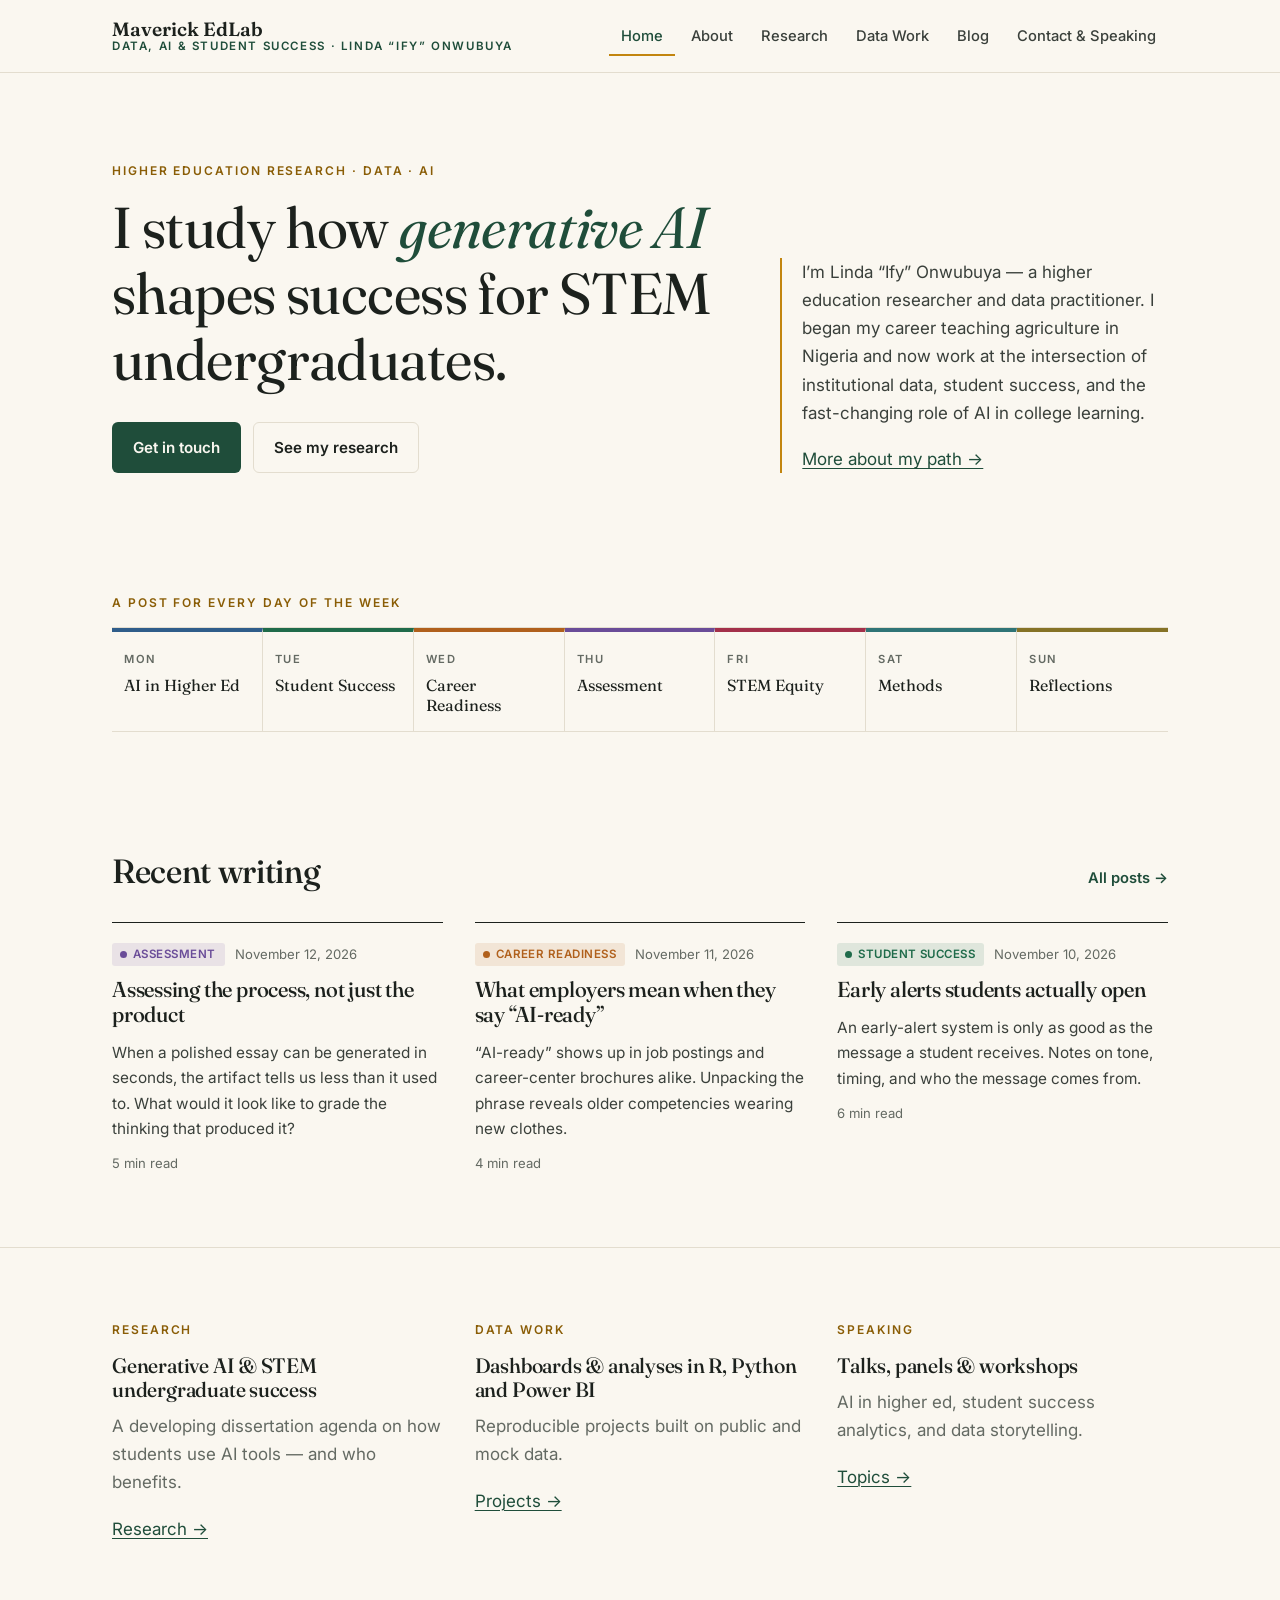
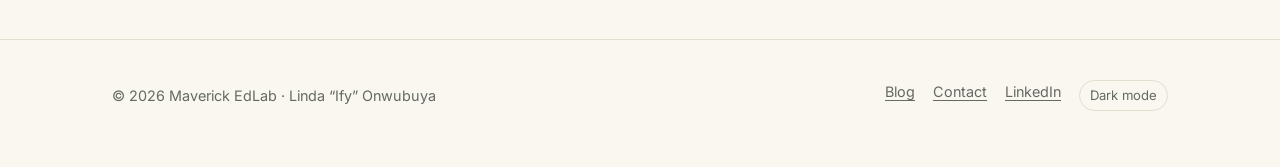
<file: index.html>
<!doctype html>
<html lang="en">
<head>
<meta charset="utf-8">
<meta name="viewport" content="width=device-width, initial-scale=1">
<title>Maverick EdLab · Linda “Ify” Onwubuya — Data, AI &amp; Student Success</title>
<meta name="description" content="Higher education researcher studying how generative AI shapes success for STEM undergraduates.">
<link rel="preconnect" href="https://fonts.googleapis.com">
<link rel="preconnect" href="https://fonts.gstatic.com" crossorigin>
<link href="https://fonts.googleapis.com/css2?family=Fraunces:ital,opsz,wght@0,9..144,400;0,9..144,500;0,9..144,600;1,9..144,400&family=Inter:wght@400;500;600&display=swap" rel="stylesheet">
<link rel="stylesheet" href="assets/css/style.css">
<link rel="icon" href="assets/img/favicon.svg" type="image/svg+xml">
</head>
<body>
<a class="skip" href="#main">Skip to content</a>
<header class="site-header">
  <div class="wrap">
    <a class="brand" href="index.html">
      <span class="brand-name">Maverick EdLab</span>
      <span class="brand-tag">Data, AI &amp; Student Success <span class="brand-by">· Linda “Ify” Onwubuya</span></span>
    </a>
    <button class="nav-toggle" aria-expanded="false" aria-controls="site-nav">Menu</button>
    <nav class="nav" id="site-nav" aria-label="Main">
      <a href="index.html" aria-current="page">Home</a>
      <a href="about.html">About</a>
      <a href="research.html">Research</a>
      <a href="data.html">Data Work</a>
      <a href="blog.html">Blog</a>
      <a href="contact.html">Contact & Speaking</a>
    </nav>
  </div>
</header>
<main id="main">

<section class="hero">
  <div class="wrap hero-grid">
    <div>
      <p class="eyebrow">Higher education research · Data · AI</p>
      <h1>I study how <em>generative AI</em> shapes success for STEM undergraduates.</h1>
      <div class="btn-row">
        <a class="btn btn-primary" href="contact.html">Get in touch</a>
        <a class="btn btn-ghost" href="research.html">See my research</a>
      </div>
    </div>
    <aside class="hero-aside">
      <p>I’m Linda “Ify” Onwubuya — a higher education researcher and data practitioner. I began my career teaching agriculture in Nigeria and now work at the intersection of institutional data, student success, and the fast-changing role of AI in college learning.</p>
      <p><a href="about.html">More about my path →</a></p>
    </aside>
  </div>
</section>

<section class="section-tight">
  <div class="wrap">
    <p class="eyebrow">A post for every day of the week</p>
    <nav class="rhythm" aria-label="Blog themes by weekday">
  <a href="blog.html?theme=ai" data-theme="ai"><span class="day">Mon</span><span class="theme">AI in Higher Ed</span></a>
  <a href="blog.html?theme=success" data-theme="success"><span class="day">Tue</span><span class="theme">Student Success</span></a>
  <a href="blog.html?theme=career" data-theme="career"><span class="day">Wed</span><span class="theme">Career Readiness</span></a>
  <a href="blog.html?theme=assessment" data-theme="assessment"><span class="day">Thu</span><span class="theme">Assessment</span></a>
  <a href="blog.html?theme=equity" data-theme="equity"><span class="day">Fri</span><span class="theme">STEM Equity</span></a>
  <a href="blog.html?theme=methods" data-theme="methods"><span class="day">Sat</span><span class="theme">Methods</span></a>
  <a href="blog.html?theme=reflections" data-theme="reflections"><span class="day">Sun</span><span class="theme">Reflections</span></a>
</nav>
  </div>
</section>

<section class="section">
  <div class="wrap">
    <div class="section-head">
      <h2>Recent writing</h2>
      <a href="blog.html">All posts →</a>
    </div>
    <div class="cards cards-3" id="featured-posts">
      <noscript><p>Read the latest posts on the <a href="blog.html">blog</a>.</p></noscript>
    </div>
  </div>
</section>

<section class="section">
  <div class="wrap cards cards-3">
    <div>
      <p class="eyebrow">Research</p>
      <h3>Generative AI &amp; STEM undergraduate success</h3>
      <p class="muted">A developing dissertation agenda on how students use AI tools — and who benefits.</p>
      <a href="research.html">Research →</a>
    </div>
    <div>
      <p class="eyebrow">Data work</p>
      <h3>Dashboards &amp; analyses in R, Python and Power BI</h3>
      <p class="muted">Reproducible projects built on public and mock data.</p>
      <a href="data.html">Projects →</a>
    </div>
    <div>
      <p class="eyebrow">Speaking</p>
      <h3>Talks, panels &amp; workshops</h3>
      <p class="muted">AI in higher ed, student success analytics, and data storytelling.</p>
      <a href="contact.html">Topics →</a>
    </div>
  </div>
</section>
</main>
<footer class="site-footer">
  <div class="wrap">
    <span>© <span id="year">2026</span> Maverick EdLab · Linda “Ify” Onwubuya</span>
    <div class="foot-links">
      <a href="blog.html">Blog</a>
      <a href="contact.html">Contact</a>
      <a href="https://www.linkedin.com/in/your-profile" rel="noopener">LinkedIn</a>
      <button class="theme-btn" type="button">Dark mode</button>
    </div>
  </div>
</footer>
<script src="assets/js/posts.js"></script>
<script src="assets/js/main.js"></script>
</body>
</html>
</file>
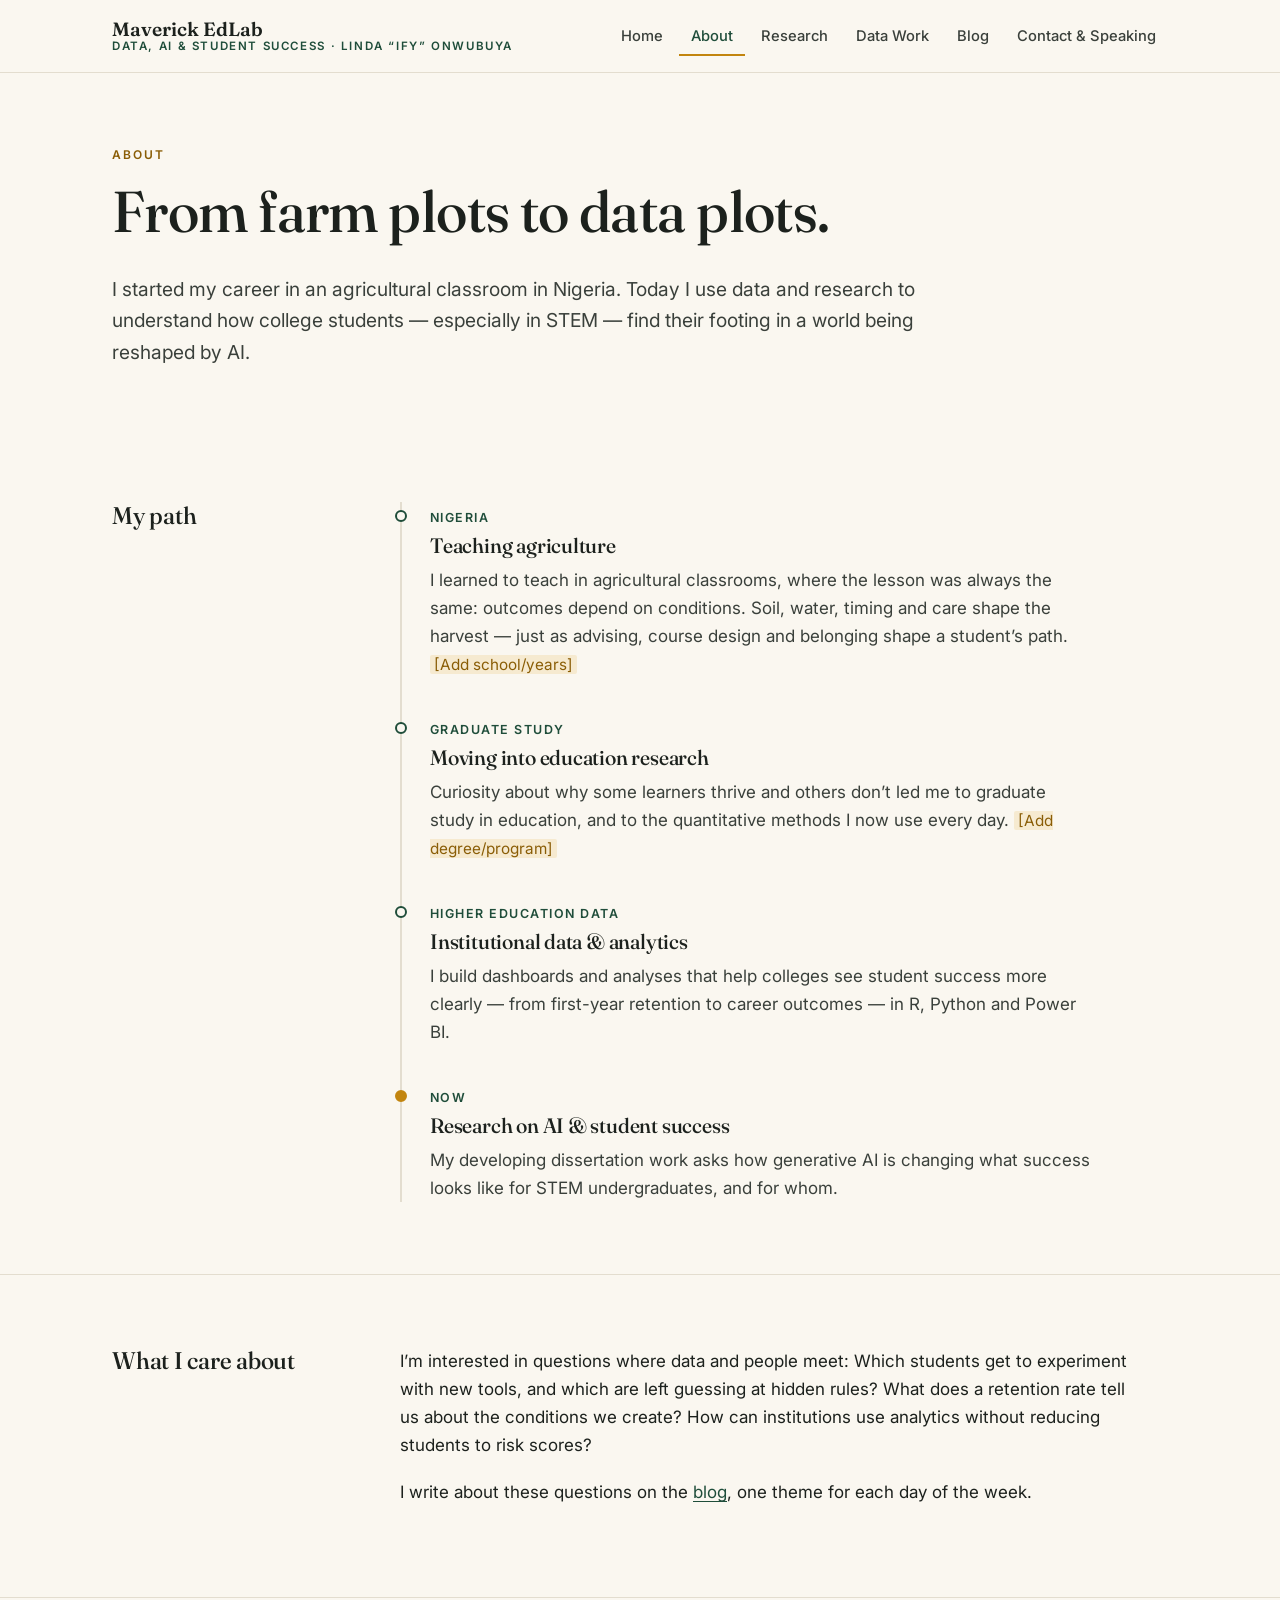
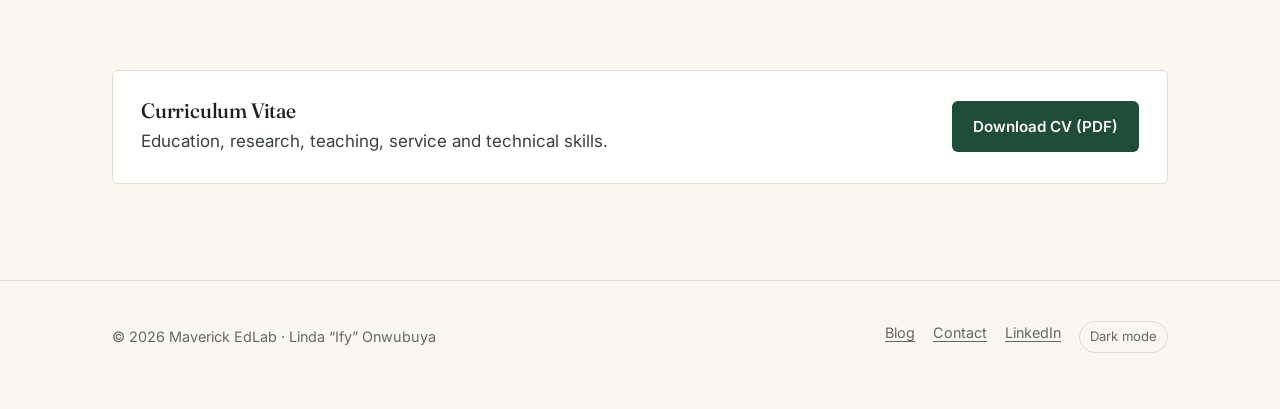
<file: about.html>
<!doctype html>
<html lang="en">
<head>
<meta charset="utf-8">
<meta name="viewport" content="width=device-width, initial-scale=1">
<title>About · Maverick EdLab</title>
<meta name="description" content="From teaching agriculture in Nigeria to higher education data and research.">
<link rel="preconnect" href="https://fonts.googleapis.com">
<link rel="preconnect" href="https://fonts.gstatic.com" crossorigin>
<link href="https://fonts.googleapis.com/css2?family=Fraunces:ital,opsz,wght@0,9..144,400;0,9..144,500;0,9..144,600;1,9..144,400&family=Inter:wght@400;500;600&display=swap" rel="stylesheet">
<link rel="stylesheet" href="assets/css/style.css">
<link rel="icon" href="assets/img/favicon.svg" type="image/svg+xml">
</head>
<body>
<a class="skip" href="#main">Skip to content</a>
<header class="site-header">
  <div class="wrap">
    <a class="brand" href="index.html">
      <span class="brand-name">Maverick EdLab</span>
      <span class="brand-tag">Data, AI &amp; Student Success <span class="brand-by">· Linda “Ify” Onwubuya</span></span>
    </a>
    <button class="nav-toggle" aria-expanded="false" aria-controls="site-nav">Menu</button>
    <nav class="nav" id="site-nav" aria-label="Main">
      <a href="index.html">Home</a>
      <a href="about.html" aria-current="page">About</a>
      <a href="research.html">Research</a>
      <a href="data.html">Data Work</a>
      <a href="blog.html">Blog</a>
      <a href="contact.html">Contact & Speaking</a>
    </nav>
  </div>
</header>
<main id="main">

<section class="page-head">
  <div class="wrap">
    <p class="eyebrow">About</p>
    <h1>From farm plots to data plots.</h1>
    <p class="lede">I started my career in an agricultural classroom in Nigeria. Today I use data and research to understand how college students — especially in STEM — find their footing in a world being reshaped by AI.</p>
  </div>
</section>

<section class="section">
  <div class="wrap split">
    <div><h2>My path</h2></div>
    <div>
      <ol class="timeline">
        <li>
          <span class="place">Nigeria</span>
          <h3>Teaching agriculture</h3>
          <p>I learned to teach in agricultural classrooms, where the lesson was always the same: outcomes depend on conditions. Soil, water, timing and care shape the harvest — just as advising, course design and belonging shape a student’s path. <span class="placeholder">[Add school/years]</span></p>
        </li>
        <li>
          <span class="place">Graduate study</span>
          <h3>Moving into education research</h3>
          <p>Curiosity about why some learners thrive and others don’t led me to graduate study in education, and to the quantitative methods I now use every day. <span class="placeholder">[Add degree/program]</span></p>
        </li>
        <li>
          <span class="place">Higher education data</span>
          <h3>Institutional data &amp; analytics</h3>
          <p>I build dashboards and analyses that help colleges see student success more clearly — from first-year retention to career outcomes — in R, Python and Power BI.</p>
        </li>
        <li>
          <span class="place">Now</span>
          <h3>Research on AI &amp; student success</h3>
          <p>My developing dissertation work asks how generative AI is changing what success looks like for STEM undergraduates, and for whom.</p>
        </li>
      </ol>
    </div>
  </div>
</section>

<section class="section">
  <div class="wrap split">
    <div><h2>What I care about</h2></div>
    <div class="prose">
      <p>I’m interested in questions where data and people meet: Which students get to experiment with new tools, and which are left guessing at hidden rules? What does a retention rate tell us about the conditions we create? How can institutions use analytics without reducing students to risk scores?</p>
      <p>I write about these questions on the <a href="blog.html">blog</a>, one theme for each day of the week.</p>
    </div>
  </div>
</section>

<section class="section">
  <div class="wrap">
    <div class="callout">
      <div>
        <h3>Curriculum Vitae</h3>
        <p>Education, research, teaching, service and technical skills.</p>
      </div>
      <a class="btn btn-primary" href="assets/cv/Onwubuya-CV.pdf" download>Download CV (PDF)</a>
    </div>
  </div>
</section>
</main>
<footer class="site-footer">
  <div class="wrap">
    <span>© <span id="year">2026</span> Maverick EdLab · Linda “Ify” Onwubuya</span>
    <div class="foot-links">
      <a href="blog.html">Blog</a>
      <a href="contact.html">Contact</a>
      <a href="https://www.linkedin.com/in/your-profile" rel="noopener">LinkedIn</a>
      <button class="theme-btn" type="button">Dark mode</button>
    </div>
  </div>
</footer>
<script src="assets/js/posts.js"></script>
<script src="assets/js/main.js"></script>
</body>
</html>
</file>
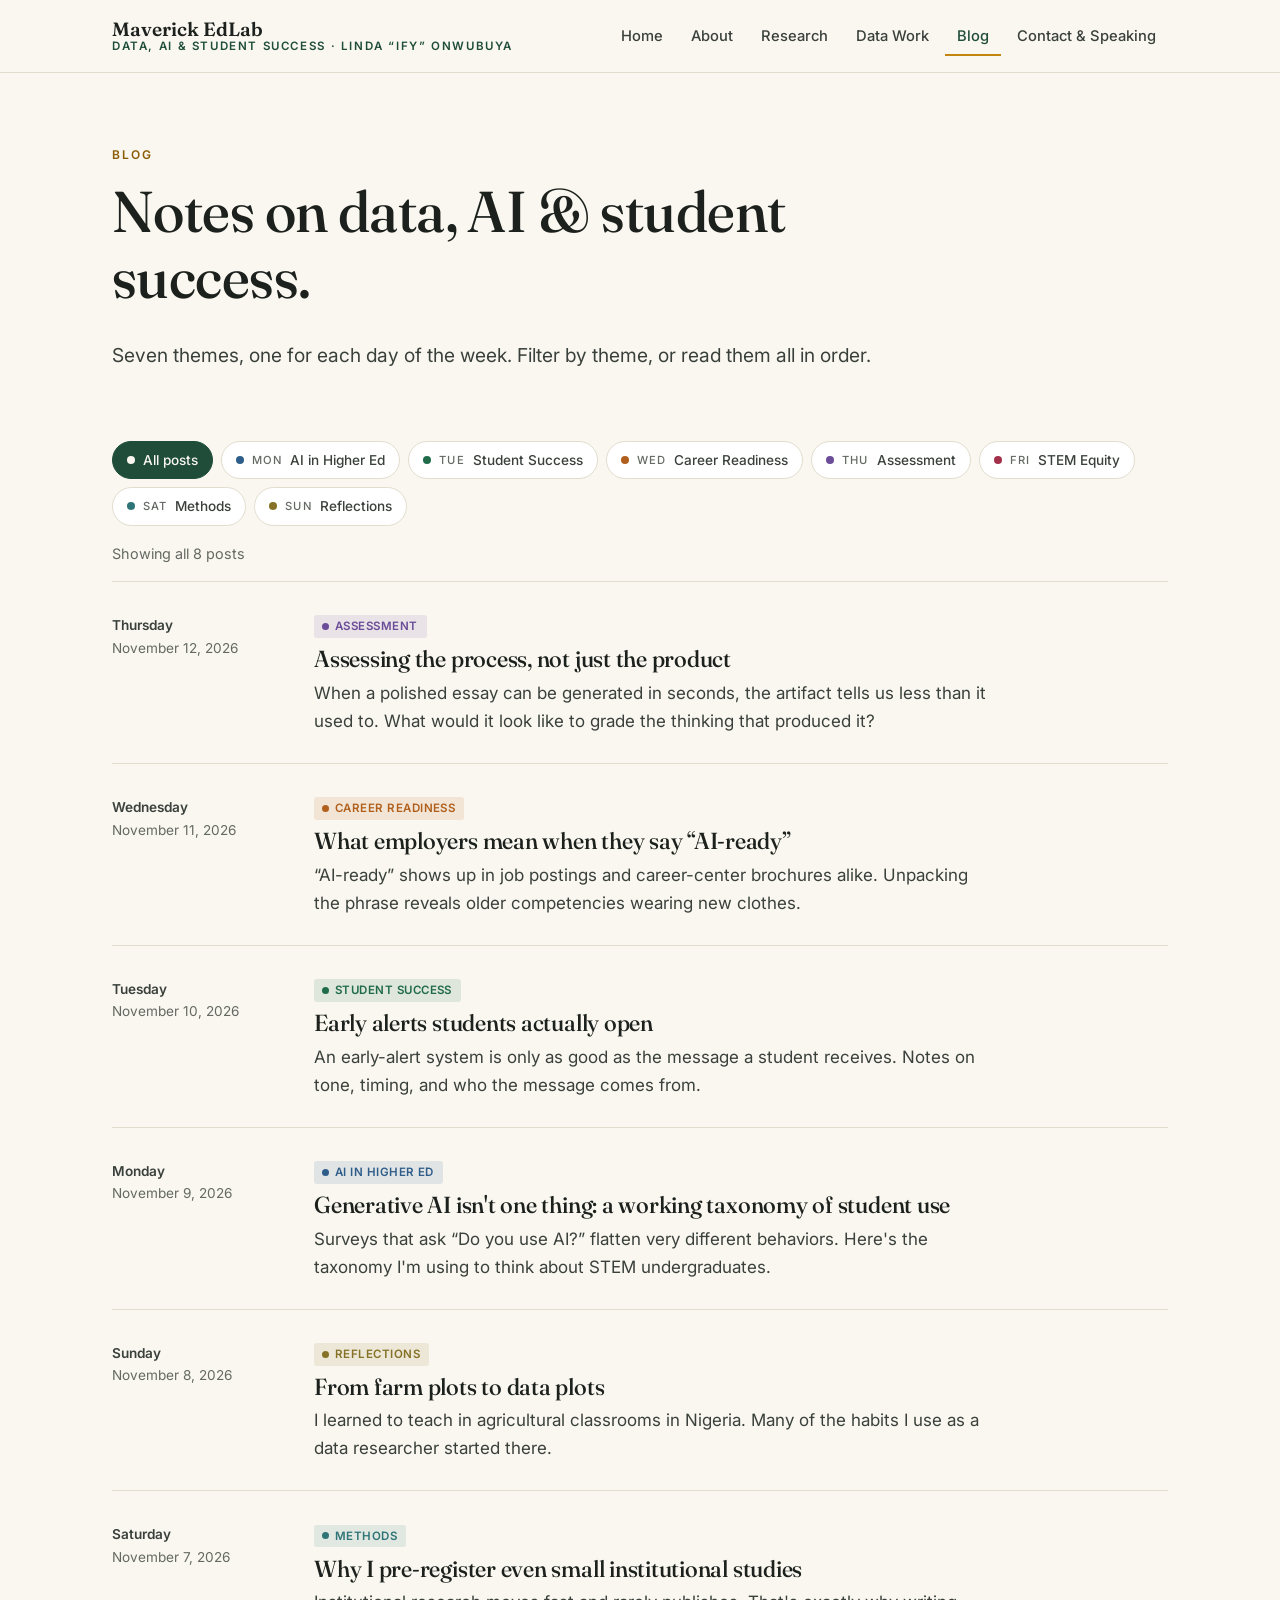
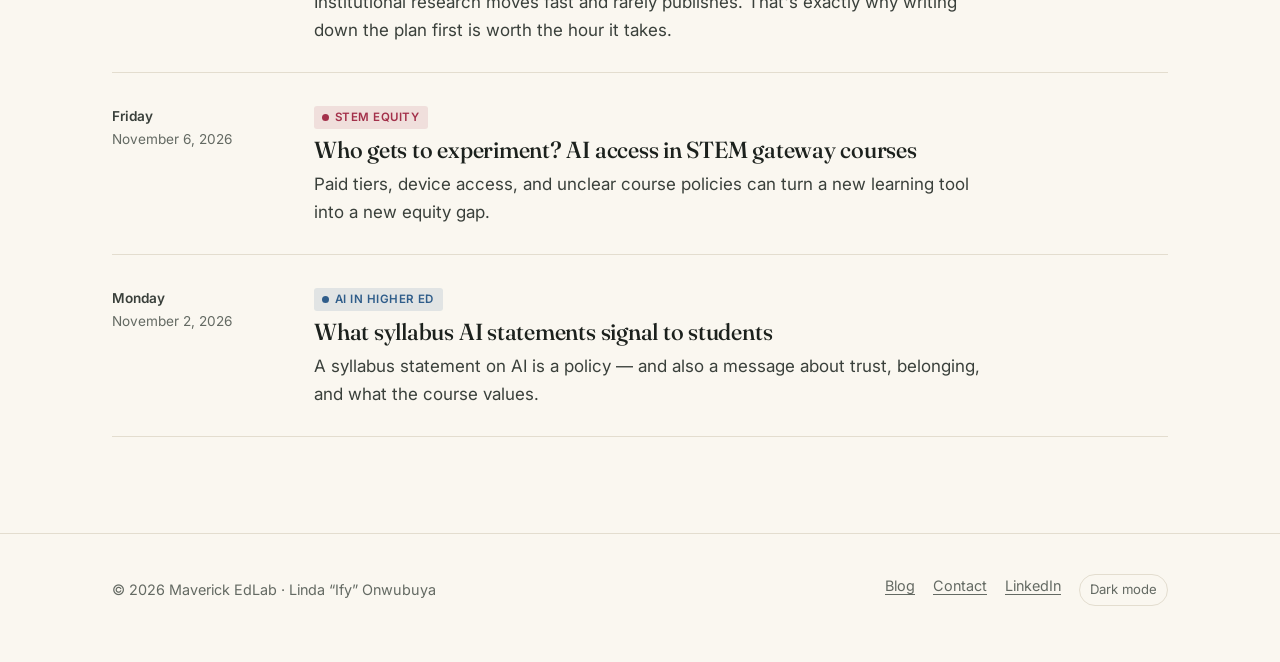
<file: blog.html>
<!doctype html>
<html lang="en">
<head>
<meta charset="utf-8">
<meta name="viewport" content="width=device-width, initial-scale=1">
<title>Blog · Maverick EdLab</title>
<meta name="description" content="Weekday-themed writing on AI in higher education, student success, career readiness, assessment, STEM equity, methods and reflections.">
<link rel="preconnect" href="https://fonts.googleapis.com">
<link rel="preconnect" href="https://fonts.gstatic.com" crossorigin>
<link href="https://fonts.googleapis.com/css2?family=Fraunces:ital,opsz,wght@0,9..144,400;0,9..144,500;0,9..144,600;1,9..144,400&family=Inter:wght@400;500;600&display=swap" rel="stylesheet">
<link rel="stylesheet" href="assets/css/style.css">
<link rel="icon" href="assets/img/favicon.svg" type="image/svg+xml">
</head>
<body>
<a class="skip" href="#main">Skip to content</a>
<header class="site-header">
  <div class="wrap">
    <a class="brand" href="index.html">
      <span class="brand-name">Maverick EdLab</span>
      <span class="brand-tag">Data, AI &amp; Student Success <span class="brand-by">· Linda “Ify” Onwubuya</span></span>
    </a>
    <button class="nav-toggle" aria-expanded="false" aria-controls="site-nav">Menu</button>
    <nav class="nav" id="site-nav" aria-label="Main">
      <a href="index.html">Home</a>
      <a href="about.html">About</a>
      <a href="research.html">Research</a>
      <a href="data.html">Data Work</a>
      <a href="blog.html" aria-current="page">Blog</a>
      <a href="contact.html">Contact & Speaking</a>
    </nav>
  </div>
</header>
<main id="main">

<section class="page-head">
  <div class="wrap">
    <p class="eyebrow">Blog</p>
    <h1>Notes on data, AI &amp; student success.</h1>
    <p class="lede">Seven themes, one for each day of the week. Filter by theme, or read them all in order.</p>
  </div>
</section>

<section class="section" style="padding-top:8px">
  <div class="wrap">
    <ul class="filters" id="filters" aria-label="Filter posts by theme"></ul>
    <p class="filter-status" id="filter-status" aria-live="polite"></p>
    <ol class="post-list" id="post-list">
      <noscript><li>Please enable JavaScript to browse posts.</li></noscript>
    </ol>
  </div>
</section>
</main>
<footer class="site-footer">
  <div class="wrap">
    <span>© <span id="year">2026</span> Maverick EdLab · Linda “Ify” Onwubuya</span>
    <div class="foot-links">
      <a href="blog.html">Blog</a>
      <a href="contact.html">Contact</a>
      <a href="https://www.linkedin.com/in/your-profile" rel="noopener">LinkedIn</a>
      <button class="theme-btn" type="button">Dark mode</button>
    </div>
  </div>
</footer>
<script src="assets/js/posts.js"></script>
<script src="assets/js/main.js"></script>
</body>
</html>
</file>
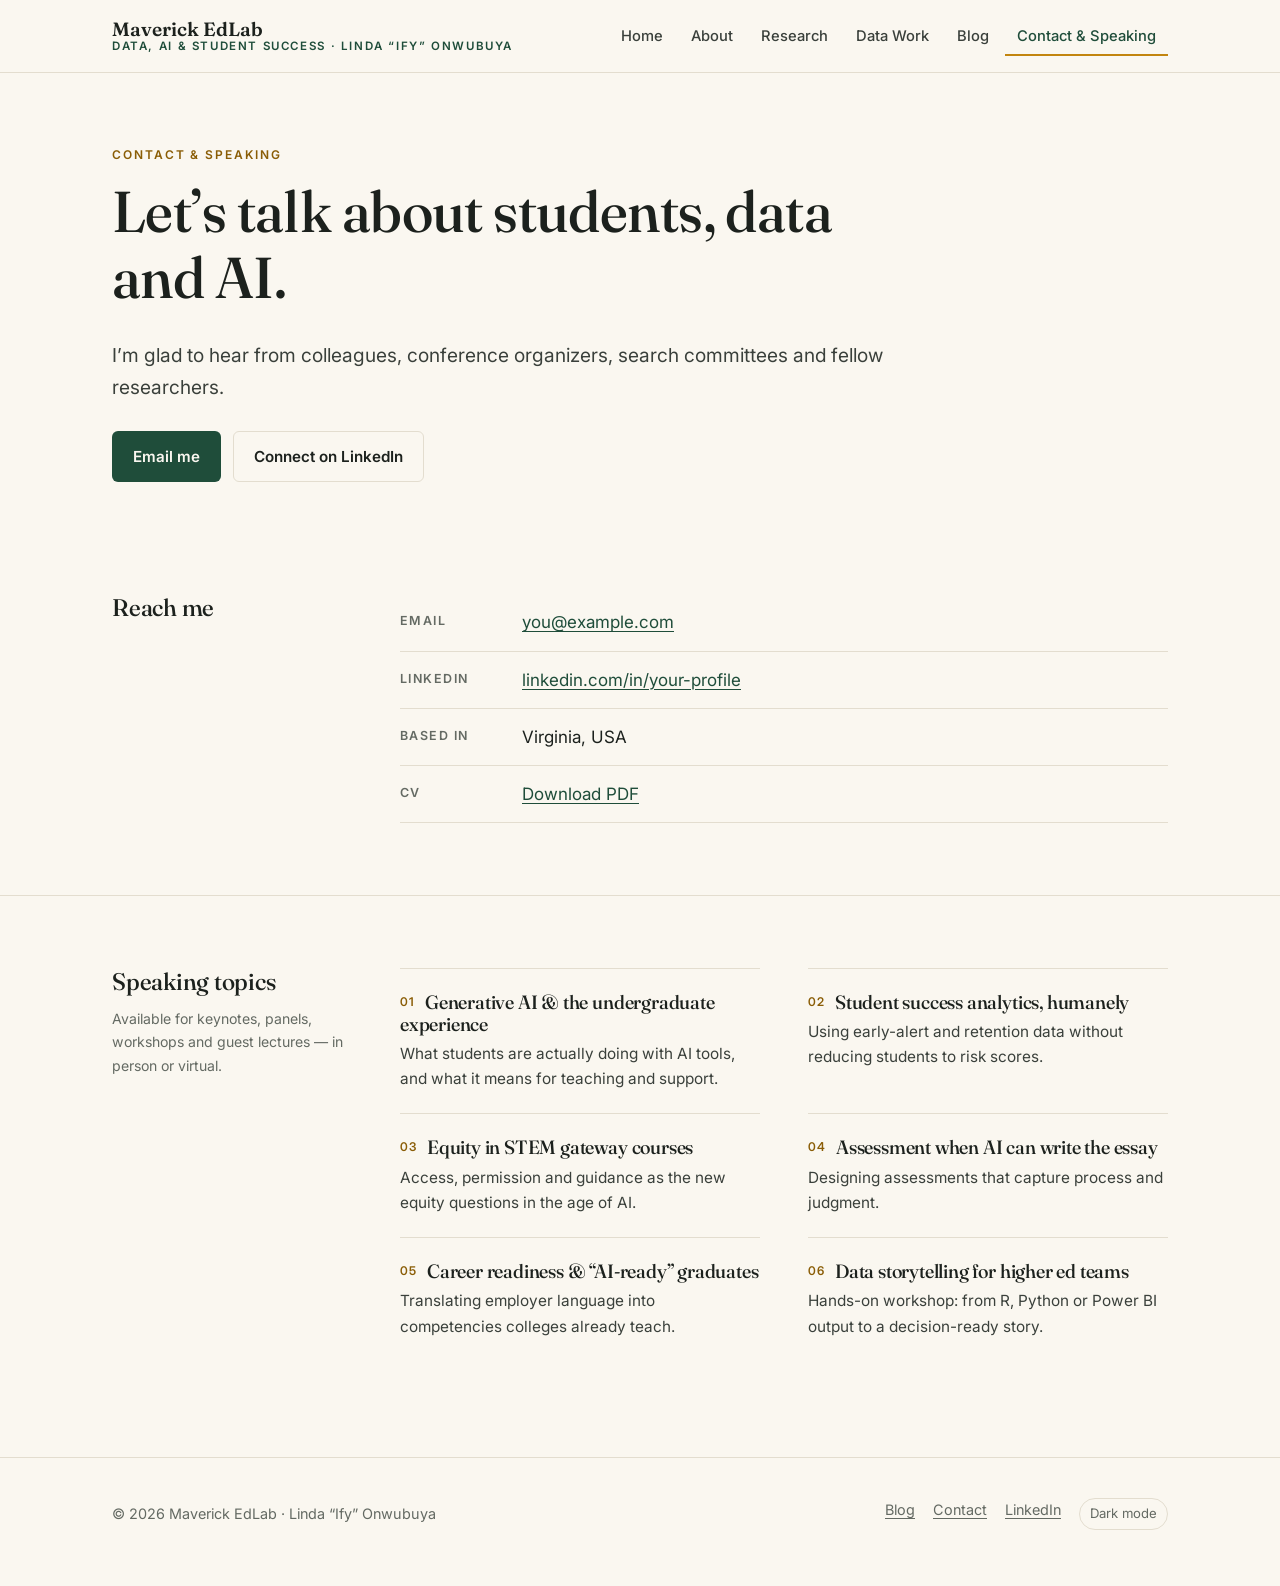
<file: contact.html>
<!doctype html>
<html lang="en">
<head>
<meta charset="utf-8">
<meta name="viewport" content="width=device-width, initial-scale=1">
<title>Contact &amp; Speaking · Maverick EdLab</title>
<meta name="description" content="Get in touch with Linda “Ify” Onwubuya about research, collaboration and speaking.">
<link rel="preconnect" href="https://fonts.googleapis.com">
<link rel="preconnect" href="https://fonts.gstatic.com" crossorigin>
<link href="https://fonts.googleapis.com/css2?family=Fraunces:ital,opsz,wght@0,9..144,400;0,9..144,500;0,9..144,600;1,9..144,400&family=Inter:wght@400;500;600&display=swap" rel="stylesheet">
<link rel="stylesheet" href="assets/css/style.css">
<link rel="icon" href="assets/img/favicon.svg" type="image/svg+xml">
</head>
<body>
<a class="skip" href="#main">Skip to content</a>
<header class="site-header">
  <div class="wrap">
    <a class="brand" href="index.html">
      <span class="brand-name">Maverick EdLab</span>
      <span class="brand-tag">Data, AI &amp; Student Success <span class="brand-by">· Linda “Ify” Onwubuya</span></span>
    </a>
    <button class="nav-toggle" aria-expanded="false" aria-controls="site-nav">Menu</button>
    <nav class="nav" id="site-nav" aria-label="Main">
      <a href="index.html">Home</a>
      <a href="about.html">About</a>
      <a href="research.html">Research</a>
      <a href="data.html">Data Work</a>
      <a href="blog.html">Blog</a>
      <a href="contact.html" aria-current="page">Contact & Speaking</a>
    </nav>
  </div>
</header>
<main id="main">

<section class="page-head">
  <div class="wrap">
    <p class="eyebrow">Contact &amp; Speaking</p>
    <h1>Let’s talk about students, data and AI.</h1>
    <p class="lede">I’m glad to hear from colleagues, conference organizers, search committees and fellow researchers.</p>
    <div class="btn-row">
      <a class="btn btn-primary" href="mailto:you@example.com">Email me</a>
      <a class="btn btn-ghost" href="https://www.linkedin.com/in/your-profile" rel="noopener">Connect on LinkedIn</a>
    </div>
  </div>
</section>

<section class="section">
  <div class="wrap split">
    <div><h2>Reach me</h2></div>
    <div>
      <ul class="contact-list">
        <li><span class="k">Email</span><a href="mailto:you@example.com">you@example.com</a></li>
        <li><span class="k">LinkedIn</span><a href="https://www.linkedin.com/in/your-profile" rel="noopener">linkedin.com/in/your-profile</a></li>
        <li><span class="k">Based in</span><span>Virginia, USA</span></li>
        <li><span class="k">CV</span><a href="assets/cv/Onwubuya-CV.pdf" download>Download PDF</a></li>
      </ul>
    </div>
  </div>
</section>

<section class="section">
  <div class="wrap split">
    <div>
      <h2>Speaking topics</h2>
      <p class="muted small">Available for keynotes, panels, workshops and guest lectures — in person or virtual.</p>
    </div>
    <div class="topics">
      <div class="topic"><h3>Generative AI &amp; the undergraduate experience</h3><p>What students are actually doing with AI tools, and what it means for teaching and support.</p></div>
      <div class="topic"><h3>Student success analytics, humanely</h3><p>Using early-alert and retention data without reducing students to risk scores.</p></div>
      <div class="topic"><h3>Equity in STEM gateway courses</h3><p>Access, permission and guidance as the new equity questions in the age of AI.</p></div>
      <div class="topic"><h3>Assessment when AI can write the essay</h3><p>Designing assessments that capture process and judgment.</p></div>
      <div class="topic"><h3>Career readiness &amp; “AI-ready” graduates</h3><p>Translating employer language into competencies colleges already teach.</p></div>
      <div class="topic"><h3>Data storytelling for higher ed teams</h3><p>Hands-on workshop: from R, Python or Power BI output to a decision-ready story.</p></div>
    </div>
  </div>
</section>
</main>
<footer class="site-footer">
  <div class="wrap">
    <span>© <span id="year">2026</span> Maverick EdLab · Linda “Ify” Onwubuya</span>
    <div class="foot-links">
      <a href="blog.html">Blog</a>
      <a href="contact.html">Contact</a>
      <a href="https://www.linkedin.com/in/your-profile" rel="noopener">LinkedIn</a>
      <button class="theme-btn" type="button">Dark mode</button>
    </div>
  </div>
</footer>
<script src="assets/js/posts.js"></script>
<script src="assets/js/main.js"></script>
</body>
</html>
</file>
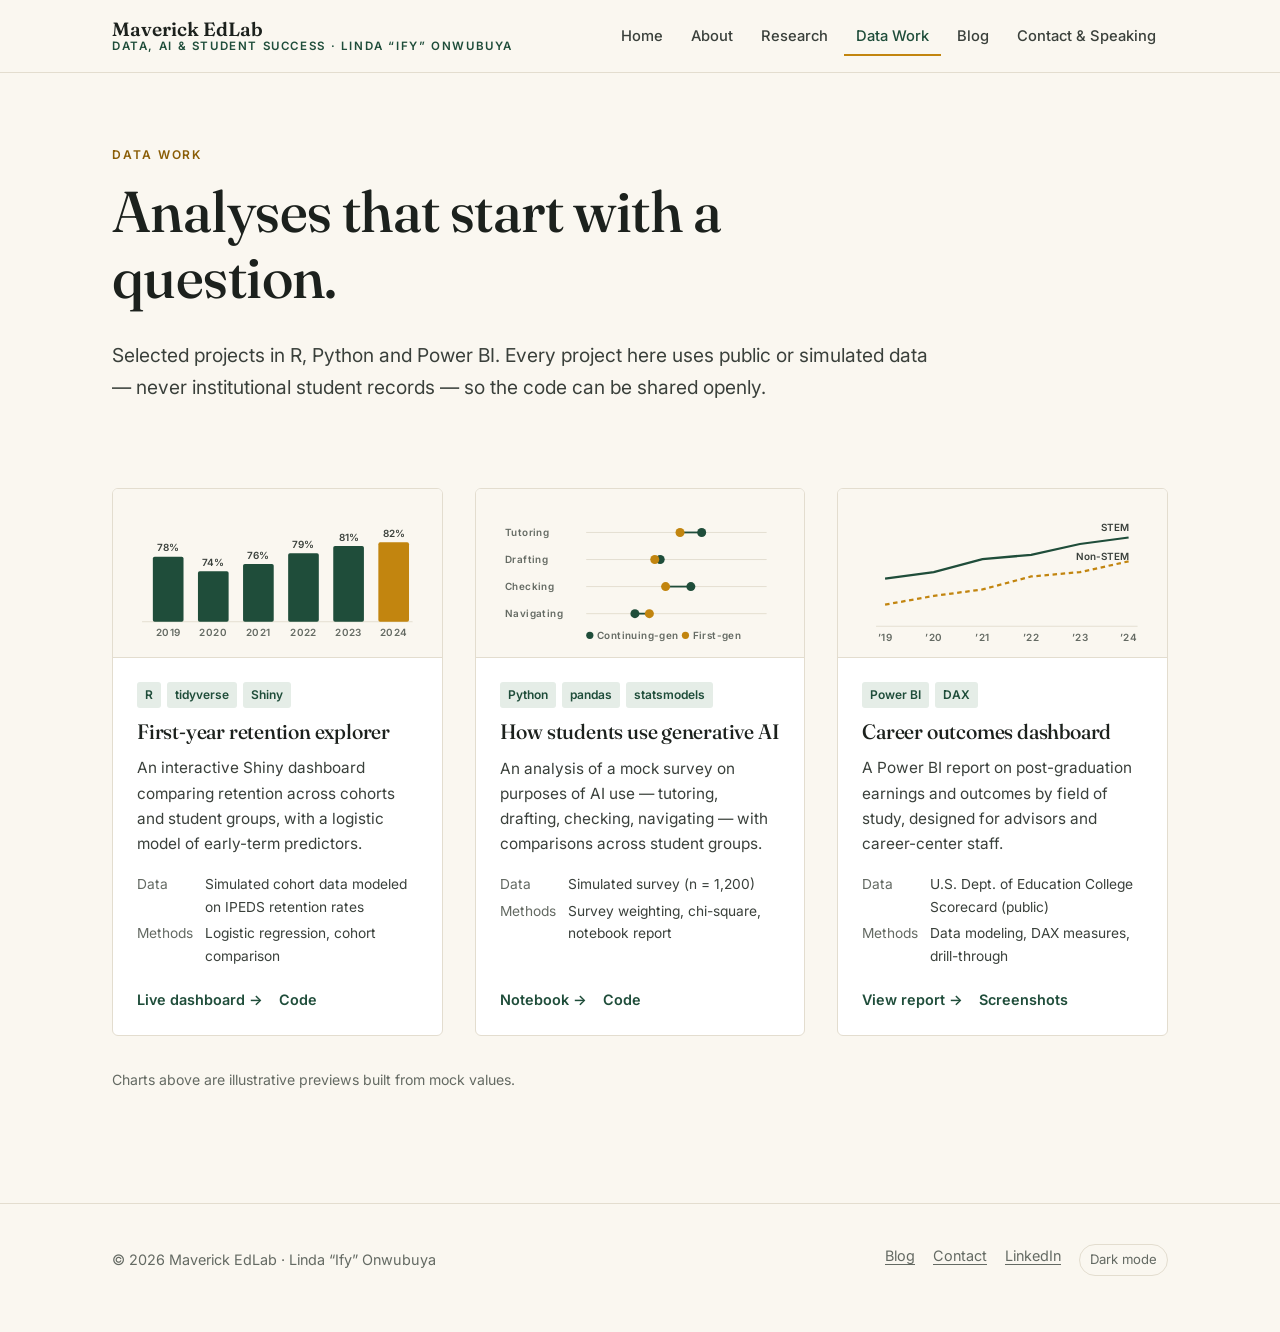
<file: data.html>
<!doctype html>
<html lang="en">
<head>
<meta charset="utf-8">
<meta name="viewport" content="width=device-width, initial-scale=1">
<title>Data Work · Maverick EdLab</title>
<meta name="description" content="Dashboards and analyses in R, Python and Power BI using public and mock data.">
<link rel="preconnect" href="https://fonts.googleapis.com">
<link rel="preconnect" href="https://fonts.gstatic.com" crossorigin>
<link href="https://fonts.googleapis.com/css2?family=Fraunces:ital,opsz,wght@0,9..144,400;0,9..144,500;0,9..144,600;1,9..144,400&family=Inter:wght@400;500;600&display=swap" rel="stylesheet">
<link rel="stylesheet" href="assets/css/style.css">
<link rel="icon" href="assets/img/favicon.svg" type="image/svg+xml">
</head>
<body>
<a class="skip" href="#main">Skip to content</a>
<header class="site-header">
  <div class="wrap">
    <a class="brand" href="index.html">
      <span class="brand-name">Maverick EdLab</span>
      <span class="brand-tag">Data, AI &amp; Student Success <span class="brand-by">· Linda “Ify” Onwubuya</span></span>
    </a>
    <button class="nav-toggle" aria-expanded="false" aria-controls="site-nav">Menu</button>
    <nav class="nav" id="site-nav" aria-label="Main">
      <a href="index.html">Home</a>
      <a href="about.html">About</a>
      <a href="research.html">Research</a>
      <a href="data.html" aria-current="page">Data Work</a>
      <a href="blog.html">Blog</a>
      <a href="contact.html">Contact & Speaking</a>
    </nav>
  </div>
</header>
<main id="main">

<section class="page-head">
  <div class="wrap">
    <p class="eyebrow">Data Work</p>
    <h1>Analyses that start with a question.</h1>
    <p class="lede">Selected projects in R, Python and Power BI. Every project here uses public or simulated data — never institutional student records — so the code can be shared openly.</p>
  </div>
</section>

<section class="section" style="padding-top:24px">
  <div class="wrap cards cards-3">
    <article class="project">
      <div class="project-fig"><svg viewBox="0 0 320 150" role="img" aria-label="Mock first-year retention by entering cohort, 2019 to 2024, rising from 78% to 82%"><line class="fig-axis" x1="10" y1="125" x2="310" y2="125"/><rect class="fig-green" x="22" y="53" width="34" height="72" rx="2"/><text class="fig-value" x="39.0" y="47" text-anchor="middle">78%</text><text class="fig-label" x="39.0" y="141" text-anchor="middle">2019</text><rect class="fig-green" x="72" y="69" width="34" height="56" rx="2"/><text class="fig-value" x="89.0" y="63" text-anchor="middle">74%</text><text class="fig-label" x="89.0" y="141" text-anchor="middle">2020</text><rect class="fig-green" x="122" y="61" width="34" height="64" rx="2"/><text class="fig-value" x="139.0" y="55" text-anchor="middle">76%</text><text class="fig-label" x="139.0" y="141" text-anchor="middle">2021</text><rect class="fig-green" x="172" y="49" width="34" height="76" rx="2"/><text class="fig-value" x="189.0" y="43" text-anchor="middle">79%</text><text class="fig-label" x="189.0" y="141" text-anchor="middle">2022</text><rect class="fig-green" x="222" y="41" width="34" height="84" rx="2"/><text class="fig-value" x="239.0" y="35" text-anchor="middle">81%</text><text class="fig-label" x="239.0" y="141" text-anchor="middle">2023</text><rect class="fig-amber" x="272" y="37" width="34" height="88" rx="2"/><text class="fig-value" x="289.0" y="31" text-anchor="middle">82%</text><text class="fig-label" x="289.0" y="141" text-anchor="middle">2024</text></svg></div>
      <div class="project-body">
        <div class="tools"><span class="tool">R</span><span class="tool">tidyverse</span><span class="tool">Shiny</span></div>
        <h3>First-year retention explorer</h3>
        <p>An interactive Shiny dashboard comparing retention across cohorts and student groups, with a logistic model of early-term predictors.</p>
        <dl><dt>Data</dt><dd>Simulated cohort data modeled on IPEDS retention rates</dd><dt>Methods</dt><dd>Logistic regression, cohort comparison</dd></dl>
        <div class="project-links"><a href="#">Live dashboard →</a><a href="#">Code</a></div>
      </div>
    </article>
    <article class="project">
      <div class="project-fig"><svg viewBox="0 0 320 150" role="img" aria-label="Mock survey: share of students using generative AI for tutoring, drafting, checking and navigating, compared for first-generation and continuing-generation students"><text class="fig-label" x="10" y="30">Tutoring</text><line class="fig-axis" x1="100" y1="26" x2="300" y2="26"/><line class="fig-line-green" x1="204.0" y1="26" x2="228.0" y2="26" stroke-width="2"/><circle class="fig-green" cx="228.0" cy="26" r="5"/><circle class="fig-amber" cx="204.0" cy="26" r="5"/><text class="fig-label" x="10" y="60">Drafting</text><line class="fig-axis" x1="100" y1="56" x2="300" y2="56"/><line class="fig-line-green" x1="176.0" y1="56" x2="182.0" y2="56" stroke-width="2"/><circle class="fig-green" cx="182.0" cy="56" r="5"/><circle class="fig-amber" cx="176.0" cy="56" r="5"/><text class="fig-label" x="10" y="90">Checking</text><line class="fig-axis" x1="100" y1="86" x2="300" y2="86"/><line class="fig-line-green" x1="188.0" y1="86" x2="216.0" y2="86" stroke-width="2"/><circle class="fig-green" cx="216.0" cy="86" r="5"/><circle class="fig-amber" cx="188.0" cy="86" r="5"/><text class="fig-label" x="10" y="120">Navigating</text><line class="fig-axis" x1="100" y1="116" x2="300" y2="116"/><line class="fig-line-green" x1="154.0" y1="116" x2="170.0" y2="116" stroke-width="2"/><circle class="fig-green" cx="154.0" cy="116" r="5"/><circle class="fig-amber" cx="170.0" cy="116" r="5"/><circle class="fig-green" cx="104" cy="140" r="4"/><text class="fig-label" x="112" y="144">Continuing-gen</text><circle class="fig-amber" cx="210" cy="140" r="4"/><text class="fig-label" x="218" y="144">First-gen</text></svg></div>
      <div class="project-body">
        <div class="tools"><span class="tool">Python</span><span class="tool">pandas</span><span class="tool">statsmodels</span></div>
        <h3>How students use generative AI</h3>
        <p>An analysis of a mock survey on purposes of AI use — tutoring, drafting, checking, navigating — with comparisons across student groups.</p>
        <dl><dt>Data</dt><dd>Simulated survey (n = 1,200)</dd><dt>Methods</dt><dd>Survey weighting, chi-square, notebook report</dd></dl>
        <div class="project-links"><a href="#">Notebook →</a><a href="#">Code</a></div>
      </div>
    </article>
    <article class="project">
      <div class="project-fig"><svg viewBox="0 0 320 150" role="img" aria-label="Public-data style line chart: employment rate within six months rising for two majors groups between 2019 and 2024"><line class="fig-axis" x1="20" y1="130" x2="310" y2="130"/><path class="fig-line-green" d="M30,77.2 L84,70.0 L138,55.60000000000001 L192,50.8 L246,38.8 L300,31.60000000000001" fill="none" stroke-width="2.5"/><path class="fig-line-amber" d="M30,106.0 L84,96.4 L138,89.2 L192,74.80000000000001 L246,70.0 L300,58.0" fill="none" stroke-width="2.5" stroke-dasharray="5 4"/><text class="fig-value" x="300" y="24" text-anchor="end">STEM</text><text class="fig-value" x="300" y="56" text-anchor="end">Non-STEM</text><text class="fig-label" x="30" y="146" text-anchor="middle">’19</text><text class="fig-label" x="84" y="146" text-anchor="middle">’20</text><text class="fig-label" x="138" y="146" text-anchor="middle">’21</text><text class="fig-label" x="192" y="146" text-anchor="middle">’22</text><text class="fig-label" x="246" y="146" text-anchor="middle">’23</text><text class="fig-label" x="300" y="146" text-anchor="middle">’24</text></svg></div>
      <div class="project-body">
        <div class="tools"><span class="tool">Power BI</span><span class="tool">DAX</span></div>
        <h3>Career outcomes dashboard</h3>
        <p>A Power BI report on post-graduation earnings and outcomes by field of study, designed for advisors and career-center staff.</p>
        <dl><dt>Data</dt><dd>U.S. Dept. of Education College Scorecard (public)</dd><dt>Methods</dt><dd>Data modeling, DAX measures, drill-through</dd></dl>
        <div class="project-links"><a href="#">View report →</a><a href="#">Screenshots</a></div>
      </div>
    </article>
  </div>
  <div class="wrap"><p class="muted small" style="margin-top:32px">Charts above are illustrative previews built from mock values.</p></div>
</section>
</main>
<footer class="site-footer">
  <div class="wrap">
    <span>© <span id="year">2026</span> Maverick EdLab · Linda “Ify” Onwubuya</span>
    <div class="foot-links">
      <a href="blog.html">Blog</a>
      <a href="contact.html">Contact</a>
      <a href="https://www.linkedin.com/in/your-profile" rel="noopener">LinkedIn</a>
      <button class="theme-btn" type="button">Dark mode</button>
    </div>
  </div>
</footer>
<script src="assets/js/posts.js"></script>
<script src="assets/js/main.js"></script>
</body>
</html>
</file>
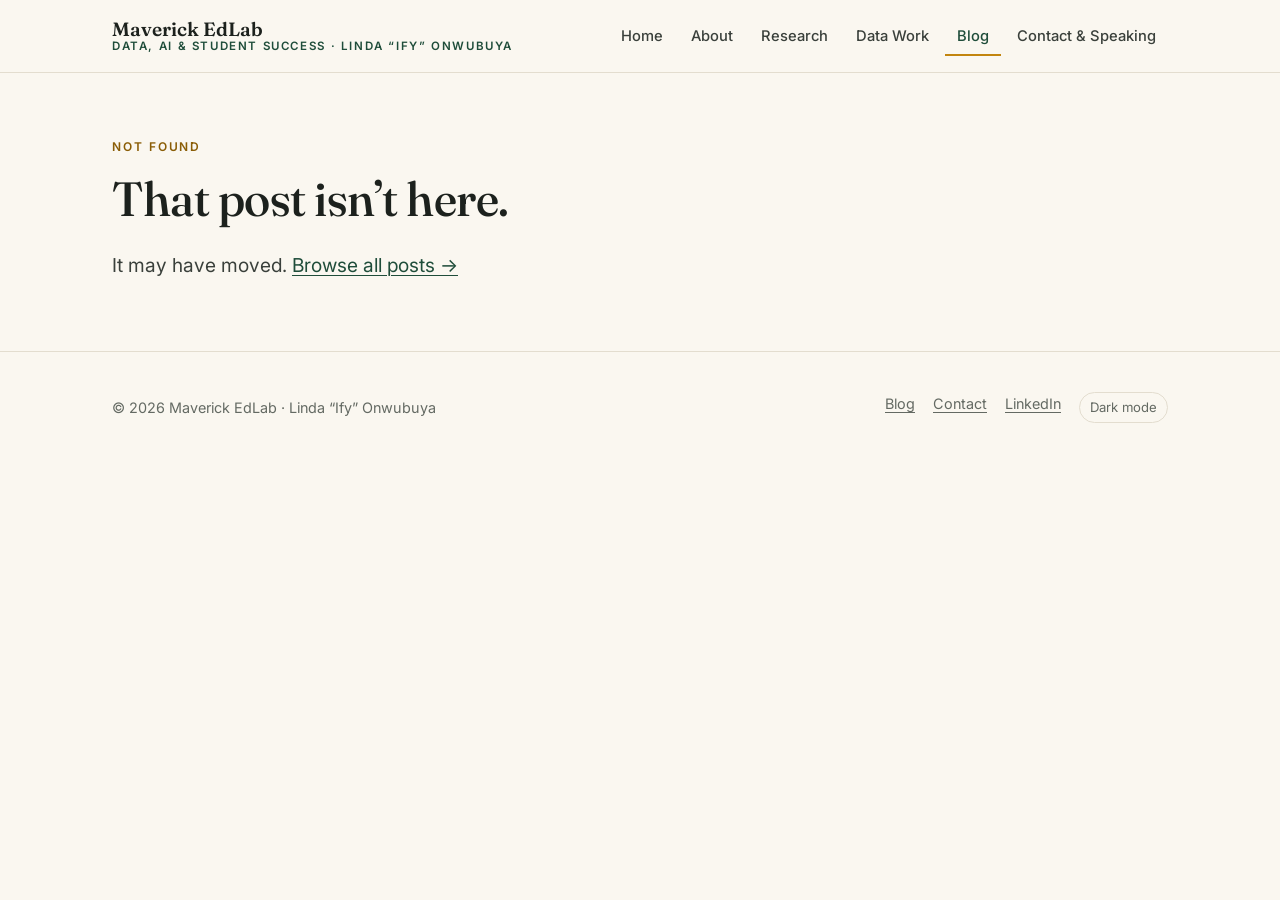
<file: post.html>
<!doctype html>
<html lang="en">
<head>
<meta charset="utf-8">
<meta name="viewport" content="width=device-width, initial-scale=1">
<title>Blog · Maverick EdLab</title>
<meta name="description" content="A post from the Maverick EdLab blog.">
<link rel="preconnect" href="https://fonts.googleapis.com">
<link rel="preconnect" href="https://fonts.gstatic.com" crossorigin>
<link href="https://fonts.googleapis.com/css2?family=Fraunces:ital,opsz,wght@0,9..144,400;0,9..144,500;0,9..144,600;1,9..144,400&family=Inter:wght@400;500;600&display=swap" rel="stylesheet">
<link rel="stylesheet" href="assets/css/style.css">
<link rel="icon" href="assets/img/favicon.svg" type="image/svg+xml">
</head>
<body>
<a class="skip" href="#main">Skip to content</a>
<header class="site-header">
  <div class="wrap">
    <a class="brand" href="index.html">
      <span class="brand-name">Maverick EdLab</span>
      <span class="brand-tag">Data, AI &amp; Student Success <span class="brand-by">· Linda “Ify” Onwubuya</span></span>
    </a>
    <button class="nav-toggle" aria-expanded="false" aria-controls="site-nav">Menu</button>
    <nav class="nav" id="site-nav" aria-label="Main">
      <a href="index.html">Home</a>
      <a href="about.html">About</a>
      <a href="research.html">Research</a>
      <a href="data.html">Data Work</a>
      <a href="blog.html" aria-current="page">Blog</a>
      <a href="contact.html">Contact & Speaking</a>
    </nav>
  </div>
</header>
<main id="main">

<div class="wrap">
  <article id="article"><noscript><p>Please enable JavaScript to read this post.</p></noscript></article>
</div>
</main>
<footer class="site-footer">
  <div class="wrap">
    <span>© <span id="year">2026</span> Maverick EdLab · Linda “Ify” Onwubuya</span>
    <div class="foot-links">
      <a href="blog.html">Blog</a>
      <a href="contact.html">Contact</a>
      <a href="https://www.linkedin.com/in/your-profile" rel="noopener">LinkedIn</a>
      <button class="theme-btn" type="button">Dark mode</button>
    </div>
  </div>
</footer>
<script src="assets/js/posts.js"></script>
<script src="assets/js/main.js"></script>
</body>
</html>
</file>
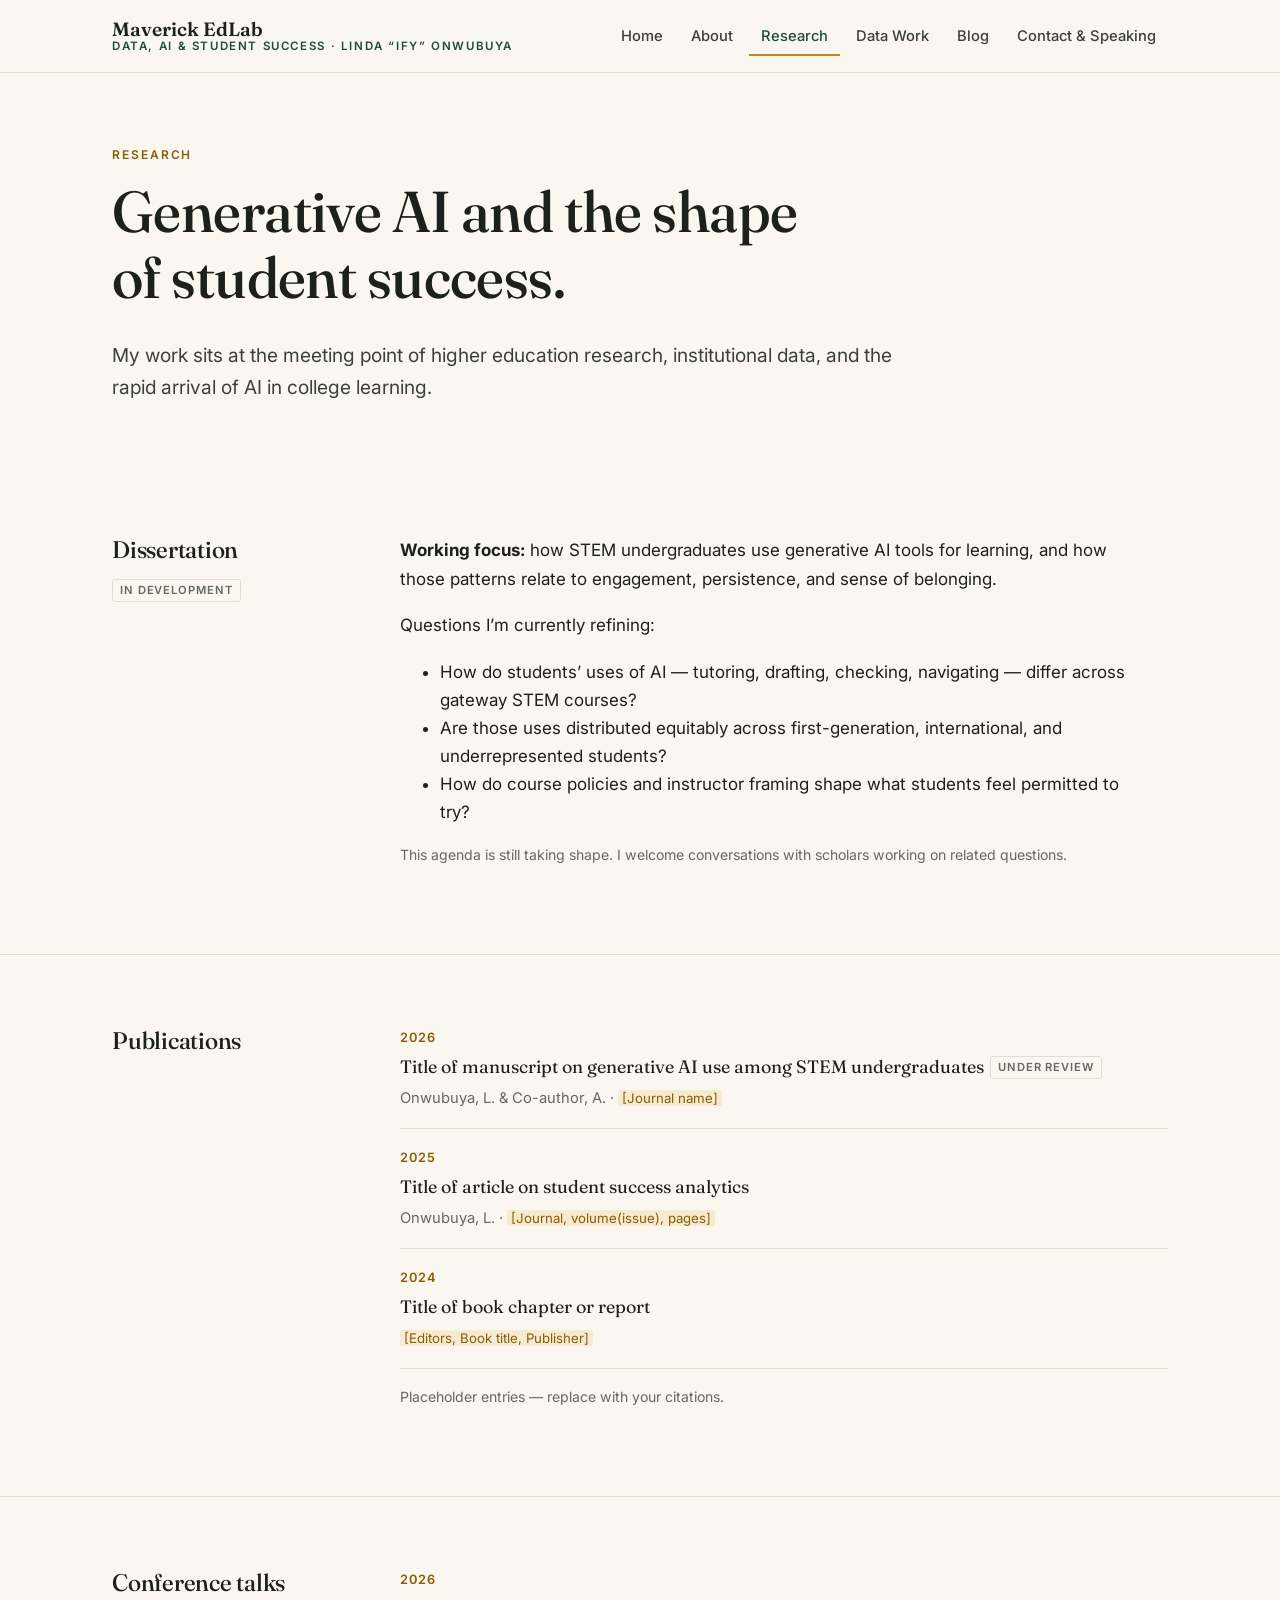
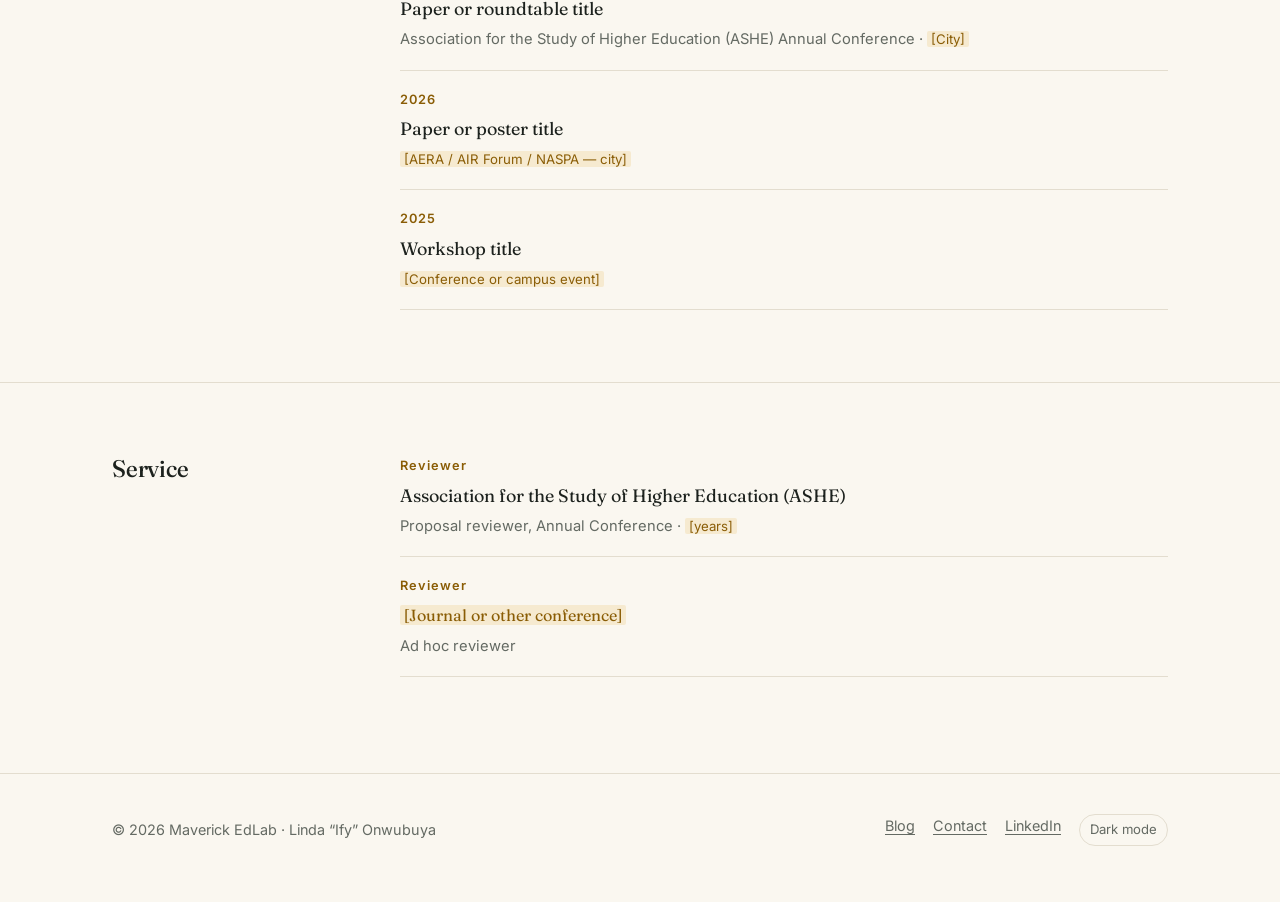
<file: research.html>
<!doctype html>
<html lang="en">
<head>
<meta charset="utf-8">
<meta name="viewport" content="width=device-width, initial-scale=1">
<title>Research · Maverick EdLab</title>
<meta name="description" content="Research on generative AI and STEM undergraduate success; publications, talks and service.">
<link rel="preconnect" href="https://fonts.googleapis.com">
<link rel="preconnect" href="https://fonts.gstatic.com" crossorigin>
<link href="https://fonts.googleapis.com/css2?family=Fraunces:ital,opsz,wght@0,9..144,400;0,9..144,500;0,9..144,600;1,9..144,400&family=Inter:wght@400;500;600&display=swap" rel="stylesheet">
<link rel="stylesheet" href="assets/css/style.css">
<link rel="icon" href="assets/img/favicon.svg" type="image/svg+xml">
</head>
<body>
<a class="skip" href="#main">Skip to content</a>
<header class="site-header">
  <div class="wrap">
    <a class="brand" href="index.html">
      <span class="brand-name">Maverick EdLab</span>
      <span class="brand-tag">Data, AI &amp; Student Success <span class="brand-by">· Linda “Ify” Onwubuya</span></span>
    </a>
    <button class="nav-toggle" aria-expanded="false" aria-controls="site-nav">Menu</button>
    <nav class="nav" id="site-nav" aria-label="Main">
      <a href="index.html">Home</a>
      <a href="about.html">About</a>
      <a href="research.html" aria-current="page">Research</a>
      <a href="data.html">Data Work</a>
      <a href="blog.html">Blog</a>
      <a href="contact.html">Contact & Speaking</a>
    </nav>
  </div>
</header>
<main id="main">

<section class="page-head">
  <div class="wrap">
    <p class="eyebrow">Research</p>
    <h1>Generative AI and the shape of student success.</h1>
    <p class="lede">My work sits at the meeting point of higher education research, institutional data, and the rapid arrival of AI in college learning.</p>
  </div>
</section>

<section class="section">
  <div class="wrap split">
    <div>
      <h2>Dissertation</h2>
      <p><span class="status" style="margin-left:0">In development</span></p>
    </div>
    <div class="prose">
      <p><strong>Working focus:</strong> how STEM undergraduates use generative AI tools for learning, and how those patterns relate to engagement, persistence, and sense of belonging.</p>
      <p>Questions I’m currently refining:</p>
      <ul>
        <li>How do students’ uses of AI — tutoring, drafting, checking, navigating — differ across gateway STEM courses?</li>
        <li>Are those uses distributed equitably across first-generation, international, and underrepresented students?</li>
        <li>How do course policies and instructor framing shape what students feel permitted to try?</li>
      </ul>
      <p class="muted small">This agenda is still taking shape. I welcome conversations with scholars working on related questions.</p>
    </div>
  </div>
</section>

<section class="section">
  <div class="wrap split">
    <div><h2>Publications</h2></div>
    <div>
      <ul class="entries">
        <li><span class="yr">2026</span><span class="title">Title of manuscript on generative AI use among STEM undergraduates</span><span class="status">Under review</span><span class="venue">Onwubuya, L. &amp; Co-author, A. · <span class="placeholder">[Journal name]</span></span></li>
        <li><span class="yr">2025</span><span class="title">Title of article on student success analytics</span><span class="venue">Onwubuya, L. · <span class="placeholder">[Journal, volume(issue), pages]</span></span></li>
        <li><span class="yr">2024</span><span class="title">Title of book chapter or report</span><span class="venue"><span class="placeholder">[Editors, Book title, Publisher]</span></span></li>
      </ul>
      <p class="muted small" style="margin-top:16px">Placeholder entries — replace with your citations.</p>
    </div>
  </div>
</section>

<section class="section">
  <div class="wrap split">
    <div><h2>Conference talks</h2></div>
    <div>
      <ul class="entries">
        <li><span class="yr">2026</span><span class="title">Paper or roundtable title</span><span class="venue">Association for the Study of Higher Education (ASHE) Annual Conference · <span class="placeholder">[City]</span></span></li>
        <li><span class="yr">2026</span><span class="title">Paper or poster title</span><span class="venue"><span class="placeholder">[AERA / AIR Forum / NASPA — city]</span></span></li>
        <li><span class="yr">2025</span><span class="title">Workshop title</span><span class="venue"><span class="placeholder">[Conference or campus event]</span></span></li>
      </ul>
    </div>
  </div>
</section>

<section class="section">
  <div class="wrap split">
    <div><h2>Service</h2></div>
    <div>
      <ul class="entries">
        <li><span class="yr">Reviewer</span><span class="title">Association for the Study of Higher Education (ASHE)</span><span class="venue">Proposal reviewer, Annual Conference · <span class="placeholder">[years]</span></span></li>
        <li><span class="yr">Reviewer</span><span class="title"><span class="placeholder">[Journal or other conference]</span></span><span class="venue">Ad hoc reviewer</span></li>
      </ul>
    </div>
  </div>
</section>
</main>
<footer class="site-footer">
  <div class="wrap">
    <span>© <span id="year">2026</span> Maverick EdLab · Linda “Ify” Onwubuya</span>
    <div class="foot-links">
      <a href="blog.html">Blog</a>
      <a href="contact.html">Contact</a>
      <a href="https://www.linkedin.com/in/your-profile" rel="noopener">LinkedIn</a>
      <button class="theme-btn" type="button">Dark mode</button>
    </div>
  </div>
</footer>
<script src="assets/js/posts.js"></script>
<script src="assets/js/main.js"></script>
</body>
</html>
</file>
<file: assets/css/style.css>
/* ==========================================================================
   Data, AI & Student Success — Linda "Ify" Onwubuya
   Editorial, journal-like styles. Deep green + warm amber on off-white.
   ========================================================================== */

:root {
  --bg: #FAF7F0;
  --surface: #FFFFFF;
  --ink: #1C211D;
  --ink-soft: #3A403B;
  --muted: #646A63;
  --rule: #E3DDCF;
  --green: #1F4D3A;
  --green-deep: #163A2B;
  --green-tint: #E5EDE7;
  --amber: #C2850F;
  --amber-ink: #8A5D06;
  --amber-tint: #F6EAD0;
  --focus: #C2850F;

  /* Theme tags — one per weekday */
  --t-ai: #2F5D8A;          /* Mon */
  --t-success: #1F6B4A;     /* Tue */
  --t-career: #B0601C;      /* Wed */
  --t-assessment: #6A4C98;  /* Thu */
  --t-equity: #A3304A;      /* Fri */
  --t-methods: #2F7476;     /* Sat */
  --t-reflections: #857226; /* Sun */
  --tag-tint: 12%;

  --serif: "Fraunces", Georgia, "Times New Roman", serif;
  --sans: "Inter", system-ui, -apple-system, "Segoe UI", Roboto, sans-serif;
  --measure: 68ch;
  --wrap: 1120px;
  --radius: 6px;
  color-scheme: light;
}

@media (prefers-color-scheme: dark) {
  :root:not([data-theme="light"]) {
    --bg: #141815;
    --surface: #1B201C;
    --ink: #ECE8DE;
    --ink-soft: #D3CFC4;
    --muted: #A4A99F;
    --rule: #2E352F;
    --green: #8CC3A6;
    --green-deep: #A9D5BC;
    --green-tint: #1F2E25;
    --amber: #E3A93A;
    --amber-ink: #EBB957;
    --amber-tint: #33291A;
    --t-ai: #7FA9D6;
    --t-success: #6FC198;
    --t-career: #E3975A;
    --t-assessment: #B39BE0;
    --t-equity: #E07F94;
    --t-methods: #6FC0C2;
    --t-reflections: #CDB860;
    --tag-tint: 18%;
    color-scheme: dark;
  }
}
:root[data-theme="dark"] {
  --bg: #141815;
  --surface: #1B201C;
  --ink: #ECE8DE;
  --ink-soft: #D3CFC4;
  --muted: #A4A99F;
  --rule: #2E352F;
  --green: #8CC3A6;
  --green-deep: #A9D5BC;
  --green-tint: #1F2E25;
  --amber: #E3A93A;
  --amber-ink: #EBB957;
  --amber-tint: #33291A;
  --t-ai: #7FA9D6;
  --t-success: #6FC198;
  --t-career: #E3975A;
  --t-assessment: #B39BE0;
  --t-equity: #E07F94;
  --t-methods: #6FC0C2;
  --t-reflections: #CDB860;
  --tag-tint: 18%;
  color-scheme: dark;
}

/* ---------- Base ---------- */
*, *::before, *::after { box-sizing: border-box; }
html { -webkit-text-size-adjust: 100%; scroll-behavior: smooth; }
body {
  margin: 0;
  background: var(--bg);
  color: var(--ink);
  font-family: var(--sans);
  font-size: 17px;
  line-height: 1.65;
  -webkit-font-smoothing: antialiased;
}
img, svg { max-width: 100%; display: block; }
a { color: var(--green); text-decoration-thickness: 1px; text-underline-offset: 3px; }
a:hover { color: var(--amber-ink); }
:focus-visible { outline: 2px solid var(--focus); outline-offset: 3px; border-radius: 2px; }

h1, h2, h3, h4 {
  font-family: var(--serif);
  font-weight: 500;
  line-height: 1.15;
  letter-spacing: -0.01em;
  color: var(--ink);
  margin: 0 0 .5em;
  font-variation-settings: "opsz" 72;
}
h1 { font-size: clamp(2.2rem, 5vw, 3.6rem); }
h2 { font-size: clamp(1.6rem, 3vw, 2.1rem); }
h3 { font-size: 1.3rem; }
p { margin: 0 0 1.1em; }

.wrap { max-width: var(--wrap); margin: 0 auto; padding: 0 16px; }
@media (min-width: 720px) { .wrap { padding: 0 32px; } }

.skip { position: absolute; left: -999px; top: 0; background: var(--green); color: #fff; padding: 8px 12px; z-index: 10; }
.skip:focus { left: 8px; top: 8px; }

/* ---------- Header ---------- */
.site-header { border-bottom: 1px solid var(--rule); background: var(--bg); position: sticky; top: 0; z-index: 5; }
.site-header .wrap { display: flex; align-items: center; justify-content: space-between; gap: 16px; min-height: 72px; }
.brand { text-decoration: none; color: var(--ink); display: flex; flex-direction: column; line-height: 1.15; }
.brand-name { font-family: var(--serif); font-size: 1.2rem; font-weight: 600; }
.brand-tag { font-size: .72rem; letter-spacing: .14em; text-transform: uppercase; color: var(--green); font-weight: 600; }
.brand:hover { color: var(--ink); }

.nav { display: flex; gap: 4px; align-items: center; }
.nav a {
  text-decoration: none; color: var(--ink-soft); font-size: .92rem; font-weight: 500;
  padding: 8px 12px; border-radius: var(--radius);
}
.nav a:hover { color: var(--green); background: var(--green-tint); }
.nav a[aria-current="page"] { color: var(--green); box-shadow: inset 0 -2px 0 var(--amber); border-radius: 0; }

.nav-toggle {
  display: none; background: none; border: 1px solid var(--rule); color: var(--ink);
  padding: 8px 12px; border-radius: var(--radius); font: inherit; font-size: .9rem; cursor: pointer;
}
@media (max-width: 860px) {
  .nav-toggle { display: inline-block; }
  .nav {
    display: none; position: absolute; top: 72px; left: 0; right: 0; flex-direction: column; align-items: stretch;
    background: var(--bg); border-bottom: 1px solid var(--rule); padding: 8px 16px 16px;
  }
  .nav.open { display: flex; }
  .nav a[aria-current="page"] { box-shadow: inset 3px 0 0 var(--amber); }
}

/* ---------- Sections ---------- */
main { display: block; }
.section { padding: 72px 0; }
.section + .section { border-top: 1px solid var(--rule); }
.section-tight { padding: 48px 0; }
.eyebrow {
  font-size: .75rem; font-weight: 600; letter-spacing: .16em; text-transform: uppercase;
  color: var(--amber-ink); margin: 0 0 14px;
}
.lede { font-size: 1.2rem; color: var(--ink-soft); max-width: var(--measure); }
.prose { max-width: var(--measure); }
.prose h2 { margin-top: 1.6em; }
.prose h3 { margin-top: 1.4em; }
.muted { color: var(--muted); }
.small { font-size: .88rem; }

.page-head { padding: 72px 0 40px; }
.page-head h1 { max-width: 20ch; }
.page-head .lede { margin-top: 12px; }

/* ---------- Hero ---------- */
.hero { padding: 88px 0 72px; }
.hero h1 { max-width: 18ch; font-weight: 400; }
.hero h1 em { font-style: italic; color: var(--green); }
.hero-grid { display: grid; gap: 48px; align-items: end; }
@media (min-width: 900px) { .hero-grid { grid-template-columns: 1.6fr 1fr; } }
.hero-aside { border-left: 2px solid var(--amber); padding-left: 20px; color: var(--ink-soft); }
.hero-aside p:last-child { margin-bottom: 0; }

/* ---------- Buttons ---------- */
.btn {
  display: inline-flex; align-items: center; gap: 8px; font: inherit; font-weight: 600; font-size: .95rem;
  text-decoration: none; padding: 12px 20px; border-radius: var(--radius); border: 1px solid transparent; cursor: pointer;
}
.btn-primary { background: var(--green); color: var(--bg); }
.btn-primary:hover { background: var(--green-deep); color: var(--bg); }
.btn-ghost { border-color: var(--rule); color: var(--ink); background: transparent; }
.btn-ghost:hover { border-color: var(--green); color: var(--green); }
.btn-row { display: flex; flex-wrap: wrap; gap: 12px; margin-top: 28px; }

/* ---------- Theme tags (signature) ---------- */
.tag {
  --c: var(--green);
  display: inline-flex; align-items: center; gap: 6px; white-space: nowrap;
  font-size: .72rem; font-weight: 600; letter-spacing: .04em; text-transform: uppercase;
  color: var(--c); background: color-mix(in srgb, var(--c) var(--tag-tint), transparent);
  padding: 4px 9px 4px 8px; border-radius: 3px; text-decoration: none; line-height: 1.3;
}
.tag::before { content: ""; width: 7px; height: 7px; border-radius: 50%; background: var(--c); flex: none; }
.tag[data-theme="ai"]          { --c: var(--t-ai); }
.tag[data-theme="success"]     { --c: var(--t-success); }
.tag[data-theme="career"]      { --c: var(--t-career); }
.tag[data-theme="assessment"]  { --c: var(--t-assessment); }
.tag[data-theme="equity"]      { --c: var(--t-equity); }
.tag[data-theme="methods"]     { --c: var(--t-methods); }
.tag[data-theme="reflections"] { --c: var(--t-reflections); }

/* Weekday rhythm strip */
.rhythm { display: grid; grid-template-columns: repeat(7, minmax(0, 1fr)); gap: 0; border-top: 1px solid var(--rule); border-bottom: 1px solid var(--rule); }
.rhythm a {
  --c: var(--green);
  display: block; padding: 18px 12px 16px; text-decoration: none; color: var(--ink);
  border-top: 4px solid var(--c); border-right: 1px solid var(--rule); transition: background .15s;
}
.rhythm a:last-child { border-right: 0; }
.rhythm a:hover { background: color-mix(in srgb, var(--c) 8%, transparent); color: var(--ink); }
.rhythm .day { display: block; font-size: .7rem; letter-spacing: .14em; text-transform: uppercase; color: var(--muted); font-weight: 600; }
.rhythm .theme { display: block; font-family: var(--serif); font-size: 1rem; line-height: 1.25; margin-top: 6px; }
.rhythm a[data-theme="ai"] { --c: var(--t-ai); }
.rhythm a[data-theme="success"] { --c: var(--t-success); }
.rhythm a[data-theme="career"] { --c: var(--t-career); }
.rhythm a[data-theme="assessment"] { --c: var(--t-assessment); }
.rhythm a[data-theme="equity"] { --c: var(--t-equity); }
.rhythm a[data-theme="methods"] { --c: var(--t-methods); }
.rhythm a[data-theme="reflections"] { --c: var(--t-reflections); }
@media (max-width: 820px) {
  .rhythm { grid-template-columns: 1fr; }
  .rhythm a { border-top: 0; border-left: 4px solid var(--c); border-right: 0; border-bottom: 1px solid var(--rule); display: flex; gap: 16px; align-items: baseline; padding: 12px 14px; }
  .rhythm a:last-child { border-bottom: 0; }
  .rhythm .day { width: 3.5em; flex: none; }
  .rhythm .theme { margin-top: 0; }
}

/* ---------- Post cards / list ---------- */
.section-head { display: flex; justify-content: space-between; align-items: baseline; gap: 16px; flex-wrap: wrap; margin-bottom: 32px; }
.section-head h2 { margin: 0; }
.section-head a { font-size: .92rem; font-weight: 600; text-decoration: none; }

.cards { display: grid; gap: 32px; }
@media (min-width: 760px) { .cards-3 { grid-template-columns: repeat(3, 1fr); } .cards-2 { grid-template-columns: repeat(2, 1fr); } }

.post-card { display: flex; flex-direction: column; gap: 12px; padding-top: 20px; border-top: 1px solid var(--ink); }
.post-card h3 { margin: 0; font-size: 1.35rem; }
.post-card h3 a { color: var(--ink); text-decoration: none; }
.post-card h3 a:hover { color: var(--green); }
.post-card p { margin: 0; color: var(--ink-soft); font-size: .96rem; }
.meta { display: flex; flex-wrap: wrap; align-items: center; gap: 10px; font-size: .82rem; color: var(--muted); }

.post-list { list-style: none; margin: 0; padding: 0; }
.post-row { display: grid; gap: 8px 32px; padding: 28px 0; border-bottom: 1px solid var(--rule); }
.post-row:first-child { border-top: 1px solid var(--rule); }
@media (min-width: 760px) { .post-row { grid-template-columns: 170px 1fr; } }
.post-row .when { font-size: .85rem; color: var(--muted); padding-top: 4px; }
.post-row .when strong { display: block; color: var(--ink-soft); font-weight: 600; }
.post-row h3 { margin: 8px 0 6px; font-size: 1.45rem; }
.post-row h3 a { color: var(--ink); text-decoration: none; }
.post-row h3 a:hover { color: var(--green); }
.post-row p { margin: 0; color: var(--ink-soft); max-width: 62ch; }

/* Filter chips */
.filters { display: flex; flex-wrap: wrap; gap: 8px; margin: 0 0 36px; padding: 0; list-style: none; }
.chip {
  --c: var(--ink);
  font: inherit; font-size: .85rem; font-weight: 500; cursor: pointer;
  display: inline-flex; align-items: center; gap: 8px;
  padding: 7px 14px; border-radius: 999px; border: 1px solid var(--rule); background: var(--surface); color: var(--ink-soft);
}
.chip .dot { width: 8px; height: 8px; border-radius: 50%; background: var(--c); }
.chip .d { font-size: .7rem; letter-spacing: .1em; text-transform: uppercase; color: var(--muted); }
.chip:hover { border-color: var(--c); }
.chip[aria-pressed="true"] { background: var(--c); border-color: var(--c); color: var(--bg); }
.chip[aria-pressed="true"] .dot { background: var(--bg); }
.chip[aria-pressed="true"] .d { color: var(--bg); opacity: .8; }
.chip[data-theme="all"] { --c: var(--green); }
.chip[data-theme="ai"] { --c: var(--t-ai); }
.chip[data-theme="success"] { --c: var(--t-success); }
.chip[data-theme="career"] { --c: var(--t-career); }
.chip[data-theme="assessment"] { --c: var(--t-assessment); }
.chip[data-theme="equity"] { --c: var(--t-equity); }
.chip[data-theme="methods"] { --c: var(--t-methods); }
.chip[data-theme="reflections"] { --c: var(--t-reflections); }
.filter-status { font-size: .9rem; color: var(--muted); margin: -20px 0 16px; min-height: 1.5em; }

/* ---------- Article ---------- */
.article-head { padding: 64px 0 24px; max-width: var(--measure); }
.article-head h1 { font-size: clamp(2rem, 4.5vw, 3rem); }
.article-body { max-width: var(--measure); padding-bottom: 72px; font-size: 1.06rem; }
.article-body h2 { font-size: 1.55rem; margin-top: 1.8em; }
.article-body blockquote {
  margin: 1.6em 0; padding: 4px 0 4px 20px; border-left: 3px solid var(--amber);
  font-family: var(--serif); font-size: 1.25rem; line-height: 1.45; color: var(--ink);
}
.article-body ul { padding-left: 1.2em; }
.article-body li { margin-bottom: .4em; }
.article-foot { border-top: 1px solid var(--rule); padding-top: 24px; display: flex; justify-content: space-between; flex-wrap: wrap; gap: 12px; }

/* ---------- Two-column + lists ---------- */
.split { display: grid; gap: 48px; }
@media (min-width: 900px) { .split { grid-template-columns: 240px 1fr; } .split > :first-child { position: sticky; top: 100px; align-self: start; } }
.split h2 { font-size: 1.5rem; }

.entries { list-style: none; margin: 0; padding: 0; }
.entries li { padding: 18px 0; border-bottom: 1px solid var(--rule); }
.entries li:first-child { padding-top: 0; }
.entries .yr { font-size: .8rem; font-weight: 600; letter-spacing: .08em; color: var(--amber-ink); display: block; margin-bottom: 4px; }
.entries .title { font-family: var(--serif); font-size: 1.12rem; color: var(--ink); }
.entries .venue { color: var(--muted); font-size: .92rem; display: block; margin-top: 4px; }
.status {
  display: inline-block; font-size: .7rem; font-weight: 600; letter-spacing: .08em; text-transform: uppercase;
  border: 1px solid var(--rule); color: var(--muted); padding: 1px 7px; border-radius: 3px; margin-left: 6px; vertical-align: 2px;
}
.placeholder { background: var(--amber-tint); color: var(--amber-ink); padding: 0 4px; border-radius: 2px; font-size: .9em; }

/* Timeline (About) */
.timeline { list-style: none; margin: 0; padding: 0; border-left: 2px solid var(--rule); }
.timeline li { position: relative; padding: 0 0 36px 28px; }
.timeline li::before {
  content: ""; position: absolute; left: -7px; top: 8px; width: 12px; height: 12px; border-radius: 50%;
  background: var(--bg); border: 2px solid var(--green);
}
.timeline li:last-child { padding-bottom: 0; }
.timeline li:last-child::before { background: var(--amber); border-color: var(--amber); }
.timeline .place { font-size: .78rem; font-weight: 600; letter-spacing: .12em; text-transform: uppercase; color: var(--green); }
.timeline h3 { margin: 4px 0 8px; }
.timeline p { color: var(--ink-soft); margin: 0; max-width: 60ch; }

/* Callout */
.callout {
  background: var(--surface); border: 1px solid var(--rule); border-radius: var(--radius); padding: 28px;
  display: flex; flex-wrap: wrap; gap: 20px; justify-content: space-between; align-items: center;
}
.callout h3 { margin: 0 0 4px; }
.callout p { margin: 0; color: var(--ink-soft); }

/* ---------- Project cards (Data Work) ---------- */
.project { background: var(--surface); border: 1px solid var(--rule); border-radius: var(--radius); overflow: hidden; display: flex; flex-direction: column; }
.project-fig { border-bottom: 1px solid var(--rule); padding: 20px 20px 12px; background: var(--bg); }
.project-fig svg { width: 100%; height: auto; }
.project-body { padding: 24px; display: flex; flex-direction: column; gap: 12px; flex: 1; }
.project-body h3 { margin: 0; }
.project-body p { margin: 0; color: var(--ink-soft); font-size: .96rem; }
.tools { display: flex; flex-wrap: wrap; gap: 6px; }
.tool { font-size: .75rem; font-weight: 600; padding: 3px 8px; border-radius: 3px; background: var(--green-tint); color: var(--green); }
.project dl { margin: 4px 0 0; display: grid; grid-template-columns: auto 1fr; gap: 4px 12px; font-size: .86rem; }
.project dt { color: var(--muted); }
.project dd { margin: 0; color: var(--ink-soft); }
.project-links { margin-top: auto; padding-top: 8px; display: flex; gap: 16px; font-size: .9rem; font-weight: 600; }
.project-links a { text-decoration: none; }
.project-links a:hover { text-decoration: underline; }

/* Chart text inside SVG figures */
.fig-label { font: 600 11px var(--sans); fill: var(--muted); letter-spacing: .04em; }
.fig-value { font: 600 11px var(--sans); fill: var(--ink-soft); }
.fig-axis { stroke: var(--rule); stroke-width: 1; }
.fig-green { fill: var(--green); }
.fig-amber { fill: var(--amber); }
.fig-line-green { stroke: var(--green); }
.fig-line-amber { stroke: var(--amber); }
.fig-soft { fill: var(--green-tint); }

/* ---------- Topics (Contact) ---------- */
.topics { display: grid; gap: 0; counter-reset: t; }
@media (min-width: 760px) { .topics { grid-template-columns: repeat(2, 1fr); column-gap: 48px; } }
.topic { padding: 22px 0; border-top: 1px solid var(--rule); counter-increment: t; }
.topic h3 { margin: 0 0 6px; font-size: 1.2rem; }
.topic h3::before { content: counter(t, decimal-leading-zero); font-family: var(--sans); font-size: .75rem; font-weight: 600; color: var(--amber-ink); margin-right: 10px; letter-spacing: .08em; vertical-align: 3px; }
.topic p { margin: 0; color: var(--ink-soft); font-size: .96rem; }

.contact-list { list-style: none; margin: 0; padding: 0; }
.contact-list li { display: grid; grid-template-columns: 110px 1fr; gap: 12px; padding: 14px 0; border-bottom: 1px solid var(--rule); }
.contact-list .k { font-size: .78rem; font-weight: 600; letter-spacing: .12em; text-transform: uppercase; color: var(--muted); padding-top: 3px; }
.contact-list a { word-break: break-word; }

/* ---------- Footer ---------- */
.site-footer { border-top: 1px solid var(--rule); padding: 40px 0 56px; margin-top: 24px; font-size: .9rem; color: var(--muted); }
.site-footer .wrap { display: flex; flex-wrap: wrap; justify-content: space-between; gap: 16px; align-items: center; }
.site-footer a { color: var(--muted); }
.site-footer a:hover { color: var(--green); }
.foot-links { display: flex; gap: 18px; flex-wrap: wrap; }
.theme-btn { background: none; border: 1px solid var(--rule); color: var(--muted); font: inherit; font-size: .82rem; padding: 4px 10px; border-radius: 999px; cursor: pointer; }
.theme-btn:hover { color: var(--green); border-color: var(--green); }

@media (prefers-reduced-motion: reduce) { html { scroll-behavior: auto; } * { transition: none !important; } }

/* Brand byline: hide the name on very small screens to keep the header tidy */
@media (max-width: 420px) { .brand-by { display: none; } }
</file>
